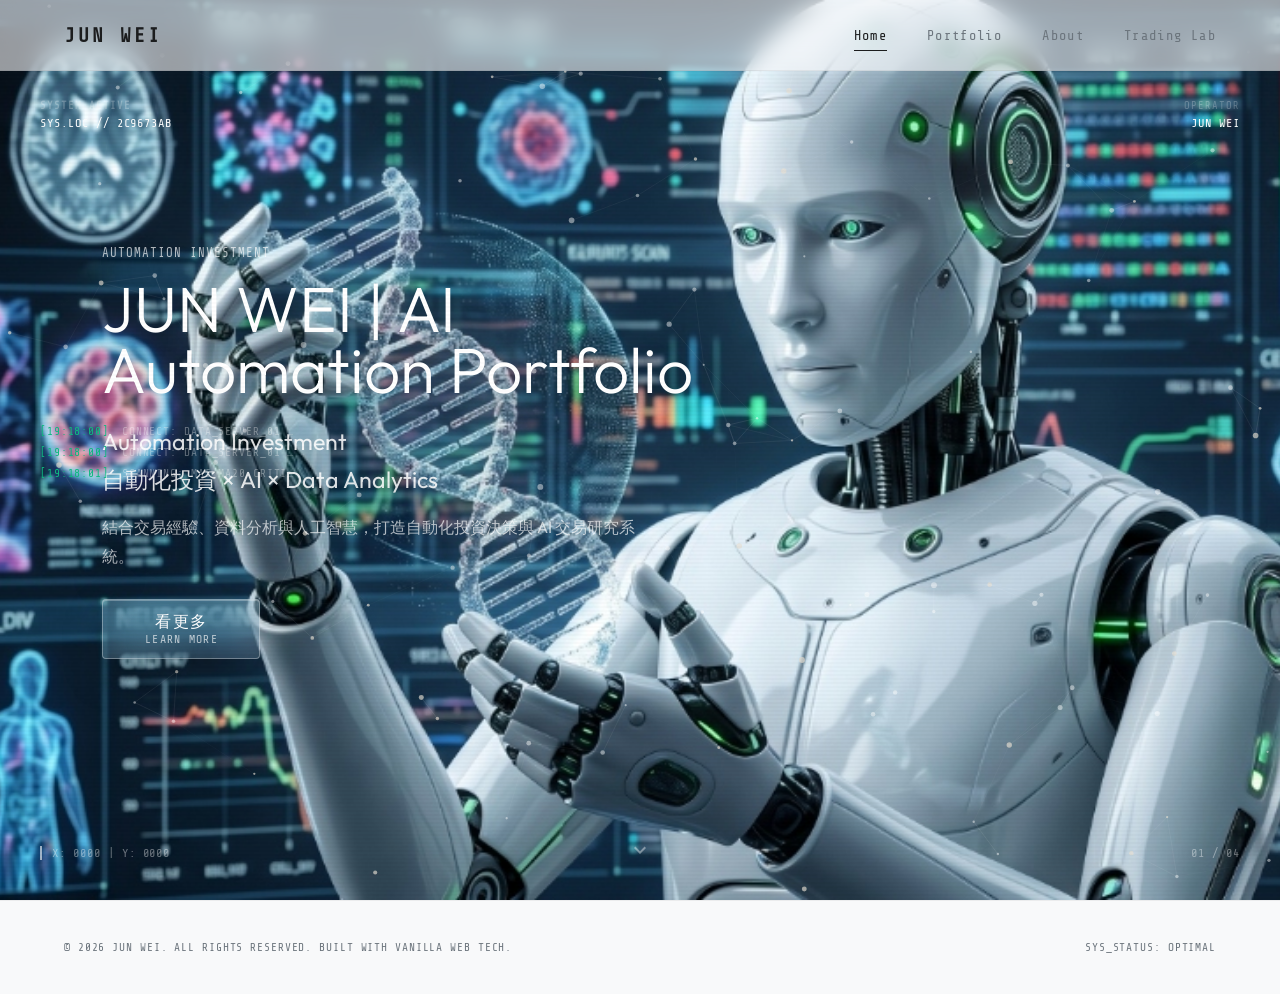
<file: index.html>
﻿<!DOCTYPE html>
<html lang="zh-TW">
<head>
    <meta charset="UTF-8">
    <meta name="viewport" content="width=device-width, initial-scale=1.0">
    <title>JUN WEI | AI Automation Portfolio</title>
    <meta name="description" content="JUN WEI AI Automation Portfolio，整合交易經驗、資料分析與人工智慧的自動化投資研究網站。">
    <link rel="preconnect" href="https://fonts.googleapis.com">
    <link rel="preconnect" href="https://fonts.gstatic.com" crossorigin>
    <link href="https://fonts.googleapis.com/css2?family=Outfit:wght@300;400;500;700&family=Share+Tech+Mono&display=swap" rel="stylesheet">
    <link rel="stylesheet" href="style.css">
</head>
<body class="page-fade" data-page="home">
    <div class="tech-grid"></div>
    <div class="scanlines"></div>

    <header class="navbar" id="navbar">
        <div class="navbar-container">
            <a href="index.html" class="nav-logo" id="nav-logo">JUN WEI</a>
            <button class="mobile-toggle" id="mobile-toggle" aria-label="Toggle Navigation">
                <span class="bar"></span>
                <span class="bar"></span>
                <span class="bar"></span>
            </button>
            <nav class="nav-menu" id="nav-menu">
                <a href="index.html" class="nav-link active" data-page="home" id="link-home">Home</a>
                <a href="portfolio.html" class="nav-link " data-page="portfolio" id="link-portfolio">Portfolio</a>
                <a href="about.html" class="nav-link " data-page="about" id="link-about">About</a>
                <a href="trading.html" class="nav-link " data-page="trading" id="link-trading-lab">Trading Lab</a>
            </nav>
        </div>
    </header>
    <main class="site-main">
<section id="home" class="hero-section">
            <!-- Canvas for flowing particle network animations -->
            <canvas id="particles-canvas" class="hero-canvas"></canvas>
            
            <!-- Fallback Hero Background Image container (loaded dynamically or via CSS) -->
            <div class="hero-bg" id="hero-bg"></div>
            
            <!-- HUD Graphic Elements & Animations -->
            <div class="hud-container">
                <div class="hero-copy">
                    <span class="hero-kicker font-tech">Automation Investment</span>
                    <h1>JUN WEI | AI Automation Portfolio</h1>
                    <p class="hero-subtitle">Automation Investment<br>自動化投資 × AI × Data Analytics</p>
                    <p class="hero-description">結合交易經驗、資料分析與人工智慧，打造自動化投資決策與 AI 交易研究系統。</p>
                    <a href="portfolio.html" class="hero-learn-more font-tech">看更多<br><span>Learn More</span></a>
                </div>
                <div class="hud-top-left font-tech">
                    <span class="hud-tag font-bold">SYSTEM ACTIVE</span>
                    <span class="hud-value blink-slow">SYS.LOC // 2c9673ab</span>
                </div>
                
                <div class="hud-top-right font-tech">
                    <span class="hud-tag">OPERATOR</span>
                    <span class="hud-value">JUN WEI</span>
                </div>

                <!-- AI Information Stream / Live Data Flow HUD -->
                <div class="hud-stream font-tech" id="hud-stream">
                    <!-- Loaded dynamically via JS -->
                </div>

                <div class="hud-bottom-left font-tech">
                    <div class="coordinate-display">
                        X: <span id="mouse-x">0000</span> | Y: <span id="mouse-y">0000</span>
                    </div>
                </div>
                
                <div class="hud-bottom-right font-tech">
                    <span class="hud-page-number">01 / 04</span>
                </div>
                
                <!-- Down Arrow Scroll Indicator -->
                <a href="portfolio.html" class="scroll-indicator" aria-label="Open Portfolio">
                    <svg viewBox="0 0 24 24" class="scroll-arrow">
                        <path d="M7.41 8.59L12 13.17l4.59-4.58L18 10l-6 6-6-6 1.41-1.41z"/>
                    </svg>
                </a>
            </div>
        </section>
    </main>

    <footer class="footer font-tech">
        <div class="container footer-container">
            <p>&copy; 2026 JUN WEI. All Rights Reserved. Built with Vanilla Web Tech.</p>
            <p class="footer-status">SYS_STATUS: OPTIMAL</p>
        </div>
    </footer>

    <script src="script.js"></script>
</body>
</html>
</file>
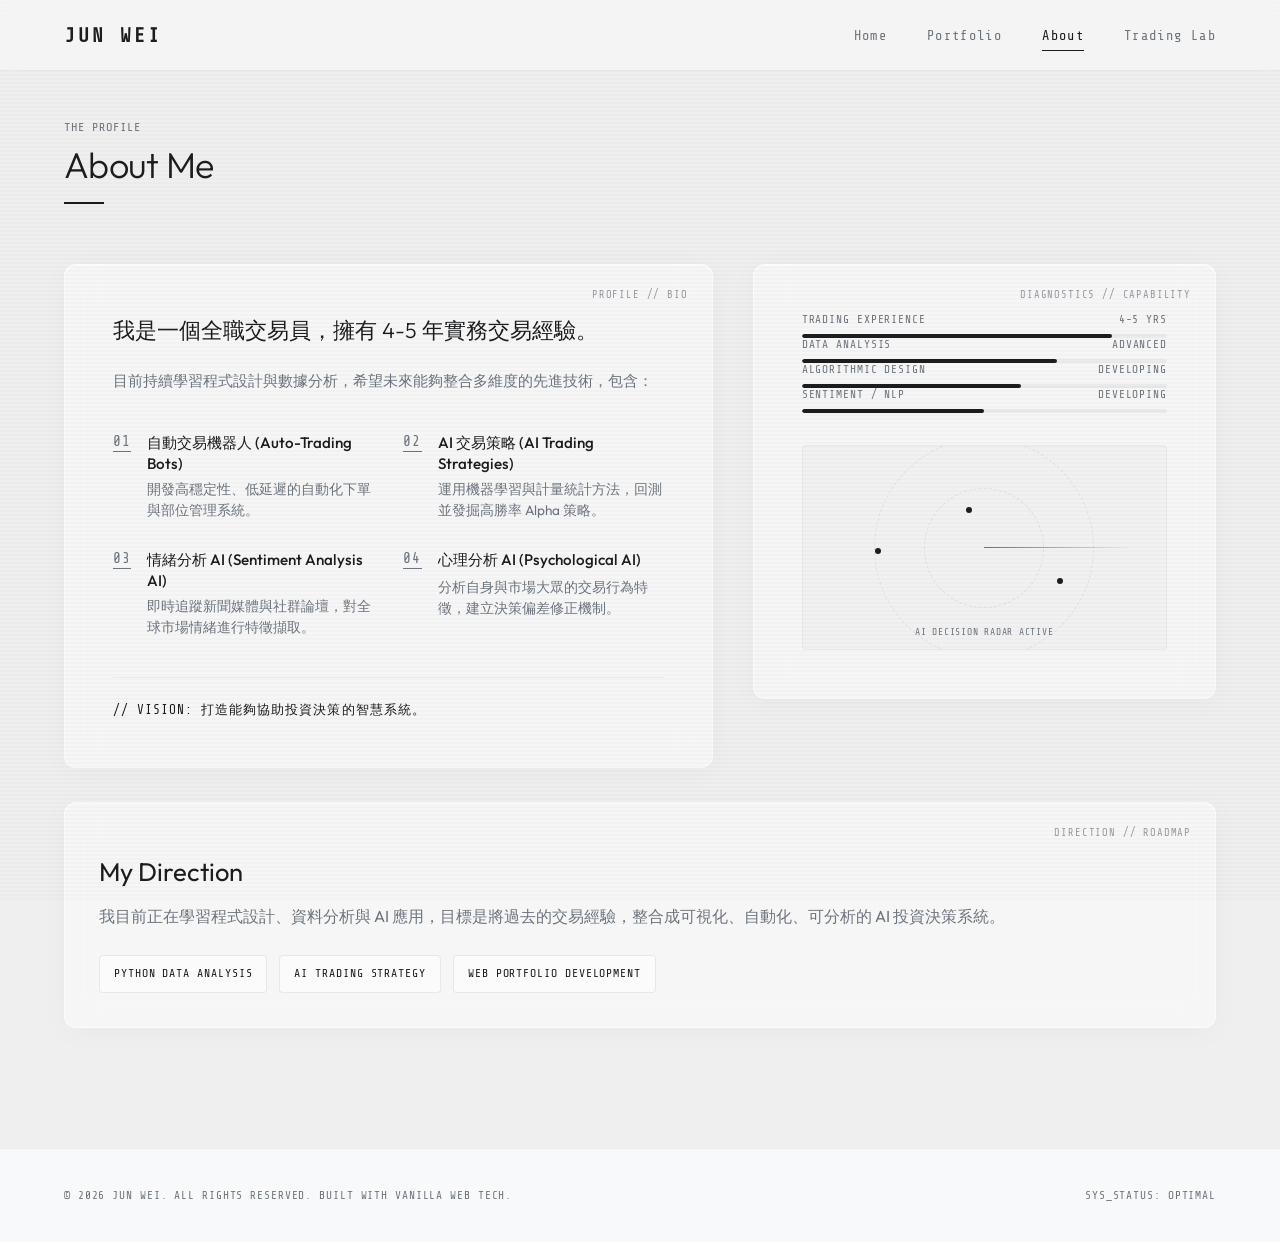
<file: about.html>
﻿<!DOCTYPE html>
<html lang="zh-TW">
<head>
    <meta charset="UTF-8">
    <meta name="viewport" content="width=device-width, initial-scale=1.0">
    <title>About | JUN WEI</title>
    <meta name="description" content="JUN WEI AI Automation Portfolio，整合交易經驗、資料分析與人工智慧的自動化投資研究網站。">
    <link rel="preconnect" href="https://fonts.googleapis.com">
    <link rel="preconnect" href="https://fonts.gstatic.com" crossorigin>
    <link href="https://fonts.googleapis.com/css2?family=Outfit:wght@300;400;500;700&family=Share+Tech+Mono&display=swap" rel="stylesheet">
    <link rel="stylesheet" href="style.css">
</head>
<body class="page-fade" data-page="about">
    <div class="tech-grid"></div>
    <div class="scanlines"></div>

    <header class="navbar" id="navbar">
        <div class="navbar-container">
            <a href="index.html" class="nav-logo" id="nav-logo">JUN WEI</a>
            <button class="mobile-toggle" id="mobile-toggle" aria-label="Toggle Navigation">
                <span class="bar"></span>
                <span class="bar"></span>
                <span class="bar"></span>
            </button>
            <nav class="nav-menu" id="nav-menu">
                <a href="index.html" class="nav-link " data-page="home" id="link-home">Home</a>
                <a href="portfolio.html" class="nav-link " data-page="portfolio" id="link-portfolio">Portfolio</a>
                <a href="about.html" class="nav-link active" data-page="about" id="link-about">About</a>
                <a href="trading.html" class="nav-link " data-page="trading" id="link-trading-lab">Trading Lab</a>
            </nav>
        </div>
    </header>
    <main class="site-main">
<section id="about" class="about-section section-padding reveal">
            <div class="container">
                <div class="section-header">
                    <span class="section-subtitle font-tech">THE PROFILE</span>
                    <h2 class="section-title">About Me</h2>
                    <div class="title-bar"></div>
                </div>
                
                <div class="about-grid">
                    <!-- Glassmorphism Bio Card -->
                    <div class="about-card glass-panel">
                        <div class="card-badge font-tech">PROFILE // BIO</div>
                        <div class="about-bio-text">
                            <p class="lead-text">我是一個全職交易員，擁有 4-5 年實務交易經驗。</p>
                            <p>目前持續學習程式設計與數據分析，希望未來能夠整合多維度的先進技術，包含：</p>
                        </div>
                        
                        <!-- Core Tech Objectives List -->
                        <div class="objectives-list">
                            <div class="objective-item">
                                <div class="objective-num font-tech">01</div>
                                <div class="objective-content">
                                    <h4 class="objective-title">自動交易機器人 (Auto-Trading Bots)</h4>
                                    <p class="objective-desc">開發高穩定性、低延遲的自動化下單與部位管理系統。</p>
                                </div>
                            </div>
                            
                            <div class="objective-item">
                                <div class="objective-num font-tech">02</div>
                                <div class="objective-content">
                                    <h4 class="objective-title">AI 交易策略 (AI Trading Strategies)</h4>
                                    <p class="objective-desc">運用機器學習與計量統計方法，回測並發掘高勝率 Alpha 策略。</p>
                                </div>
                            </div>
                            
                            <div class="objective-item">
                                <div class="objective-num font-tech">03</div>
                                <div class="objective-content">
                                    <h4 class="objective-title">情緒分析 AI (Sentiment Analysis AI)</h4>
                                    <p class="objective-desc">即時追蹤新聞媒體與社群論壇，對全球市場情緒進行特徵擷取。</p>
                                </div>
                            </div>
                            
                            <div class="objective-item">
                                <div class="objective-num font-tech">04</div>
                                <div class="objective-content">
                                    <h4 class="objective-title">心理分析 AI (Psychological AI)</h4>
                                    <p class="objective-desc">分析自身與市場大眾的交易行為特徵，建立決策偏差修正機制。</p>
                                </div>
                            </div>
                        </div>

                        <div class="about-summary font-tech">
                            <span>// VISION: 打造能夠協助投資決策的智慧系統。</span>
                        </div>
                    </div>

                    <!-- Tech HUD Stat Display -->
                    <div class="about-stats-panel glass-panel">
                        <div class="card-badge font-tech">DIAGNOSTICS // CAPABILITY</div>
                        <div class="stat-bars">
                            <div class="stat-bar-group">
                                <div class="stat-label font-tech">
                                    <span>TRADING EXPERIENCE</span>
                                    <span>4-5 YRS</span>
                                </div>
                                <div class="progress-track">
                                    <div class="progress-bar" style="width: 85%"></div>
                                </div>
                            </div>
                            <div class="stat-bar-group">
                                <div class="stat-label font-tech">
                                    <span>DATA ANALYSIS</span>
                                    <span>ADVANCED</span>
                                </div>
                                <div class="progress-track">
                                    <div class="progress-bar" style="width: 70%"></div>
                                </div>
                            </div>
                            <div class="stat-bar-group">
                                <div class="stat-label font-tech">
                                    <span>ALGORITHMIC DESIGN</span>
                                    <span>DEVELOPING</span>
                                </div>
                                <div class="progress-track">
                                    <div class="progress-bar" style="width: 60%"></div>
                                </div>
                            </div>
                            <div class="stat-bar-group">
                                <div class="stat-label font-tech">
                                    <span>SENTIMENT / NLP</span>
                                    <span>DEVELOPING</span>
                                </div>
                                <div class="progress-track">
                                    <div class="progress-bar" style="width: 50%"></div>
                                </div>
                            </div>
                        </div>

                        <!-- Mini grid graphic -->
                        <div class="hud-radar-visual">
                            <div class="radar-circle circle-1"></div>
                            <div class="radar-circle circle-2"></div>
                            <div class="radar-line"></div>
                            <div class="radar-signal-dots">
                                <span class="radar-dot" style="top: 30%; left: 45%;"></span>
                                <span class="radar-dot" style="top: 65%; left: 70%;"></span>
                                <span class="radar-dot" style="top: 50%; left: 20%;"></span>
                            </div>
                            <span class="radar-label font-tech">AI DECISION RADAR ACTIVE</span>
                        </div>
                    </div>
                </div>
            
                <div class="direction-panel glass-panel reveal">
                    <div class="card-badge font-tech">DIRECTION // ROADMAP</div>
                    <h3>My Direction</h3>
                    <p>我目前正在學習程式設計、資料分析與 AI 應用，目標是將過去的交易經驗，整合成可視化、自動化、可分析的 AI 投資決策系統。</p>
                    <div class="capability-list">
                        <span class="capability-pill font-tech">Python Data Analysis</span>
                        <span class="capability-pill font-tech">AI Trading Strategy</span>
                        <span class="capability-pill font-tech">Web Portfolio Development</span>
                    </div>
                </div></div>
        </section>
    </main>

    <footer class="footer font-tech">
        <div class="container footer-container">
            <p>&copy; 2026 JUN WEI. All Rights Reserved. Built with Vanilla Web Tech.</p>
            <p class="footer-status">SYS_STATUS: OPTIMAL</p>
        </div>
    </footer>

    <script src="script.js"></script>
</body>
</html>
</file>
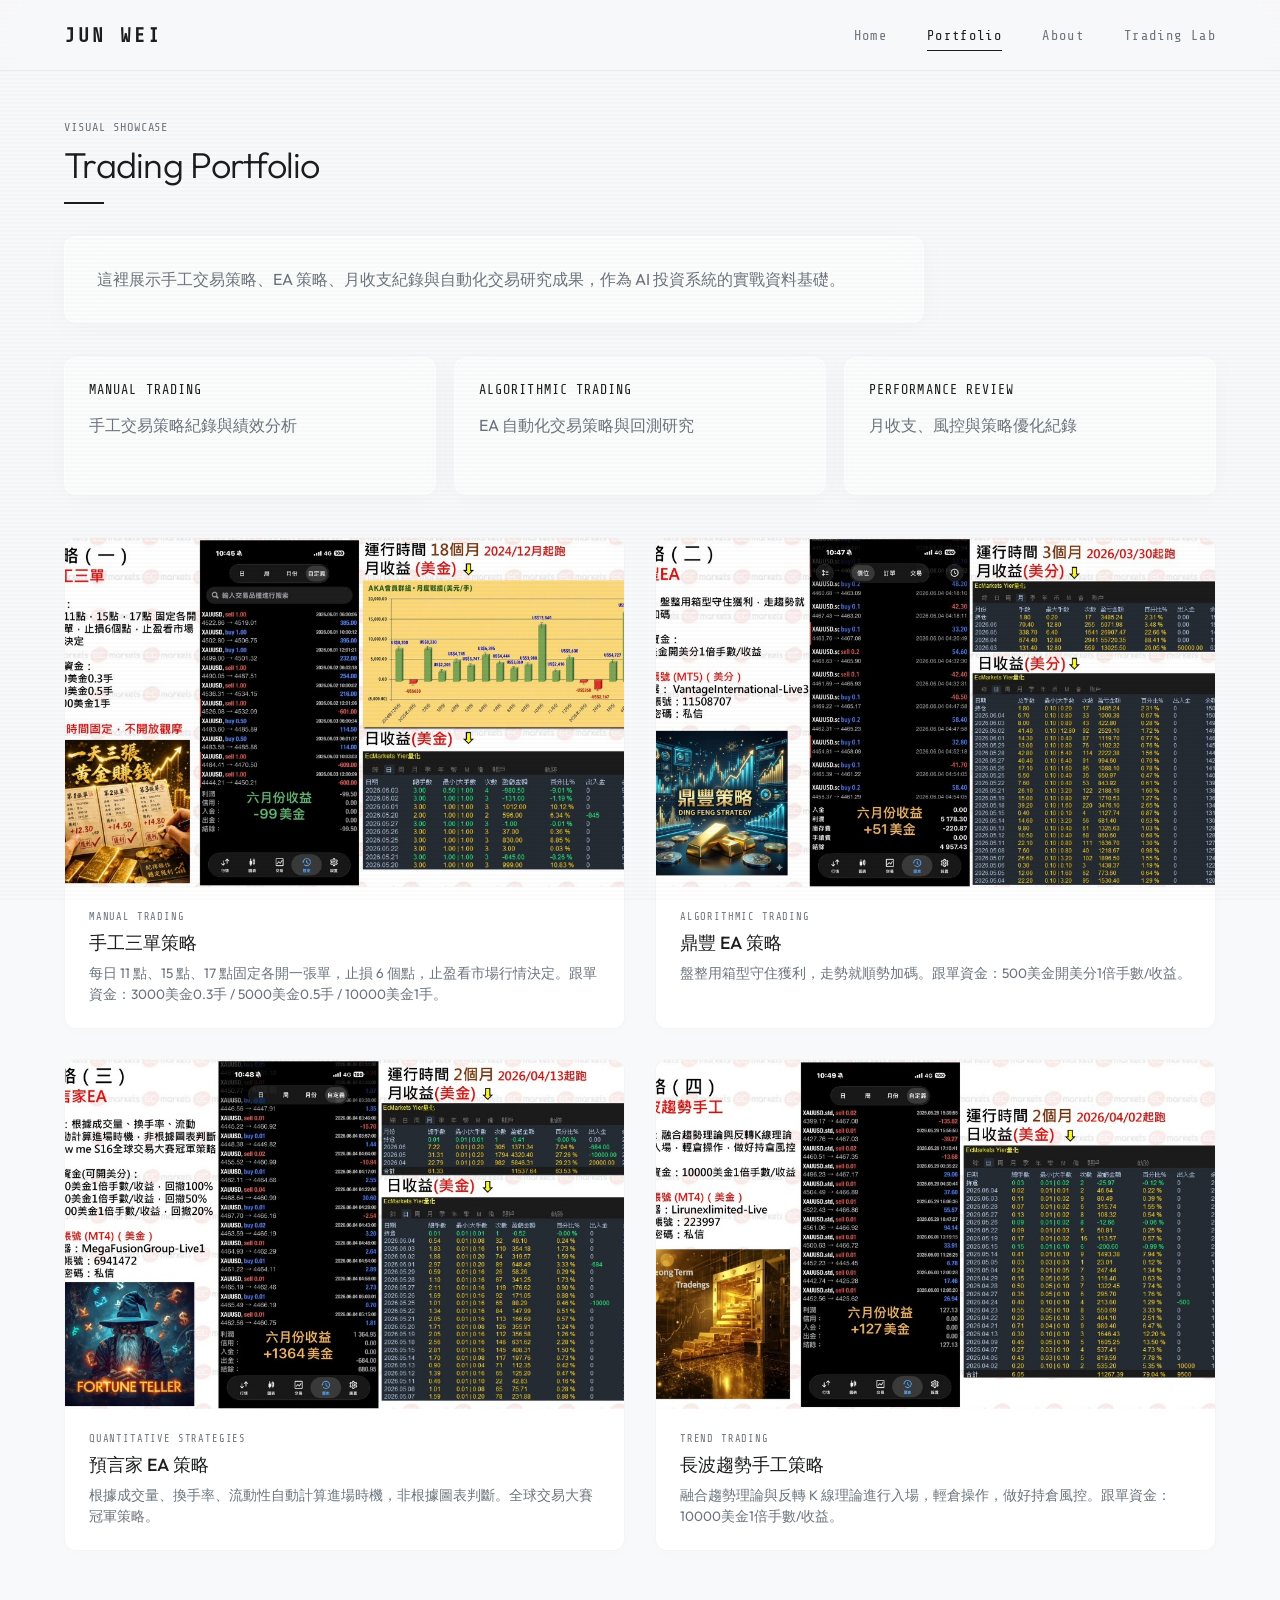
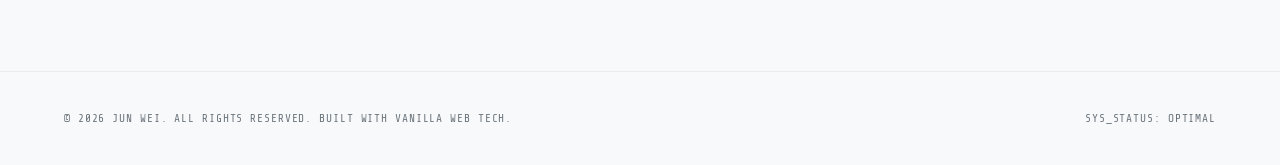
<file: portfolio.html>
﻿<!DOCTYPE html>
<html lang="zh-TW">
<head>
    <meta charset="UTF-8">
    <meta name="viewport" content="width=device-width, initial-scale=1.0">
    <title>Trading Portfolio | JUN WEI</title>
    <meta name="description" content="JUN WEI AI Automation Portfolio，整合交易經驗、資料分析與人工智慧的自動化投資研究網站。">
    <link rel="preconnect" href="https://fonts.googleapis.com">
    <link rel="preconnect" href="https://fonts.gstatic.com" crossorigin>
    <link href="https://fonts.googleapis.com/css2?family=Outfit:wght@300;400;500;700&family=Share+Tech+Mono&display=swap" rel="stylesheet">
    <link rel="stylesheet" href="style.css">
</head>
<body class="page-fade" data-page="portfolio">
    <div class="tech-grid"></div>
    <div class="scanlines"></div>

    <header class="navbar" id="navbar">
        <div class="navbar-container">
            <a href="index.html" class="nav-logo" id="nav-logo">JUN WEI</a>
            <button class="mobile-toggle" id="mobile-toggle" aria-label="Toggle Navigation">
                <span class="bar"></span>
                <span class="bar"></span>
                <span class="bar"></span>
            </button>
            <nav class="nav-menu" id="nav-menu">
                <a href="index.html" class="nav-link " data-page="home" id="link-home">Home</a>
                <a href="portfolio.html" class="nav-link active" data-page="portfolio" id="link-portfolio">Portfolio</a>
                <a href="about.html" class="nav-link " data-page="about" id="link-about">About</a>
                <a href="trading.html" class="nav-link " data-page="trading" id="link-trading-lab">Trading Lab</a>
            </nav>
        </div>
    </header>
    <main class="site-main">
<section id="portfolio" class="portfolio-section section-padding reveal">
            <div class="container">
                <div class="section-header">
                    <span class="section-subtitle font-tech">VISUAL SHOWCASE</span>
                    <h2 class="section-title">Trading Portfolio</h2>
                    <div class="title-bar"></div>
                </div>

                <div class="page-intro glass-panel">
                    <p>這裡展示手工交易策略、EA 策略、月收支紀錄與自動化交易研究成果，作為 AI 投資系統的實戰資料基礎。</p>
                </div>

                <div class="feature-tag-grid portfolio-tags">
                    <div class="feature-tag-card glass-panel">
                        <span class="feature-tag-title font-tech">Manual Trading</span>
                        <p>手工交易策略紀錄與績效分析</p>
                    </div>
                    <div class="feature-tag-card glass-panel">
                        <span class="feature-tag-title font-tech">Algorithmic Trading</span>
                        <p>EA 自動化交易策略與回測研究</p>
                    </div>
                    <div class="feature-tag-card glass-panel">
                        <span class="feature-tag-title font-tech">Performance Review</span>
                        <p>月收支、風控與策略優化紀錄</p>
                    </div>
                </div>
                
                <!-- Portfolio Card Grid (5 Cards on Desktop, 1 Column on Mobile) -->
                <div class="portfolio-grid" id="portfolio-grid">
                    <!-- Card 1 -->
                    <div class="portfolio-card" data-index="0" data-src="assets/02.jpg">
                        <div class="card-image-wrapper">
                            <img src="assets/02.jpg" alt="手工三單策略" class="portfolio-img" loading="lazy">
                            <div class="card-overlay">
                                <span class="card-view-btn font-tech">VIEW STRATEGY</span>
                            </div>
                        </div>
                        <div class="card-info">
                            <span class="card-category font-tech">MANUAL TRADING</span>
                            <h3 class="card-title">手工三單策略</h3>
                            <p class="card-desc">每日 11 點、15 點、17 點固定各開一張單，止損 6 個點，止盈看市場行情決定。跟單資金：3000美金0.3手 / 5000美金0.5手 / 10000美金1手。</p>
                        </div>
                    </div>

                    <!-- Card 2 -->
                    <div class="portfolio-card" data-index="1" data-src="assets/03.jpg">
                        <div class="card-image-wrapper">
                            <img src="assets/03.jpg" alt="鼎豐 EA 策略" class="portfolio-img" loading="lazy">
                            <div class="card-overlay">
                                <span class="card-view-btn font-tech">VIEW STRATEGY</span>
                            </div>
                        </div>
                        <div class="card-info">
                            <span class="card-category font-tech">ALGORITHMIC TRADING</span>
                            <h3 class="card-title">鼎豐 EA 策略</h3>
                            <p class="card-desc">盤整用箱型守住獲利，走勢就順勢加碼。跟單資金：500美金開美分1倍手數/收益。</p>
                        </div>
                    </div>

                    <!-- Card 3 -->
                    <div class="portfolio-card" data-index="2" data-src="assets/04.jpg">
                        <div class="card-image-wrapper">
                            <img src="assets/04.jpg" alt="預言家 EA 策略" class="portfolio-img" loading="lazy">
                            <div class="card-overlay">
                                <span class="card-view-btn font-tech">VIEW STRATEGY</span>
                            </div>
                        </div>
                        <div class="card-info">
                            <span class="card-category font-tech">QUANTITATIVE STRATEGIES</span>
                            <h3 class="card-title">預言家 EA 策略</h3>
                            <p class="card-desc">根據成交量、換手率、流動性自動計算進場時機，非根據圖表判斷。全球交易大賽冠軍策略。</p>
                        </div>
                    </div>

                    <!-- Card 4 -->
                    <div class="portfolio-card" data-index="3" data-src="assets/05.jpg">
                        <div class="card-image-wrapper">
                            <img src="assets/05.jpg" alt="長波趨勢手工策略" class="portfolio-img" loading="lazy">
                            <div class="card-overlay">
                                <span class="card-view-btn font-tech">VIEW STRATEGY</span>
                            </div>
                        </div>
                        <div class="card-info">
                            <span class="card-category font-tech">TREND TRADING</span>
                            <h3 class="card-title">長波趨勢手工策略</h3>
                            <p class="card-desc">融合趨勢理論與反轉 K 線理論進行入場，輕倉操作，做好持倉風控。跟單資金：10000美金1倍手數/收益。</p>
                        </div>
                    </div>
                </div>
            </div>
        </section>
    </main>

    <footer class="footer font-tech">
        <div class="container footer-container">
            <p>&copy; 2026 JUN WEI. All Rights Reserved. Built with Vanilla Web Tech.</p>
            <p class="footer-status">SYS_STATUS: OPTIMAL</p>
        </div>
    </footer>
    <div id="lightbox" class="lightbox-modal" aria-hidden="true" role="dialog">
        <button class="lightbox-close" id="lightbox-close" aria-label="Close Lightbox">
            <svg viewBox="0 0 24 24" width="28" height="28">
                <path d="M19 6.41L17.59 5 12 10.59 6.41 5 5 6.41 10.59 12 5 17.59 6.41 19 12 13.41 17.59 19 19 17.59 13.41 12 19 6.41z" fill="white"/>
            </svg>
        </button>
        <div class="lightbox-content">
            <div id="lightbox-img-container"></div>
            <div class="lightbox-caption font-tech" id="lightbox-caption">Project Details</div>
        </div>
    </div>

    <script src="script.js"></script>
</body>
</html>
</file>
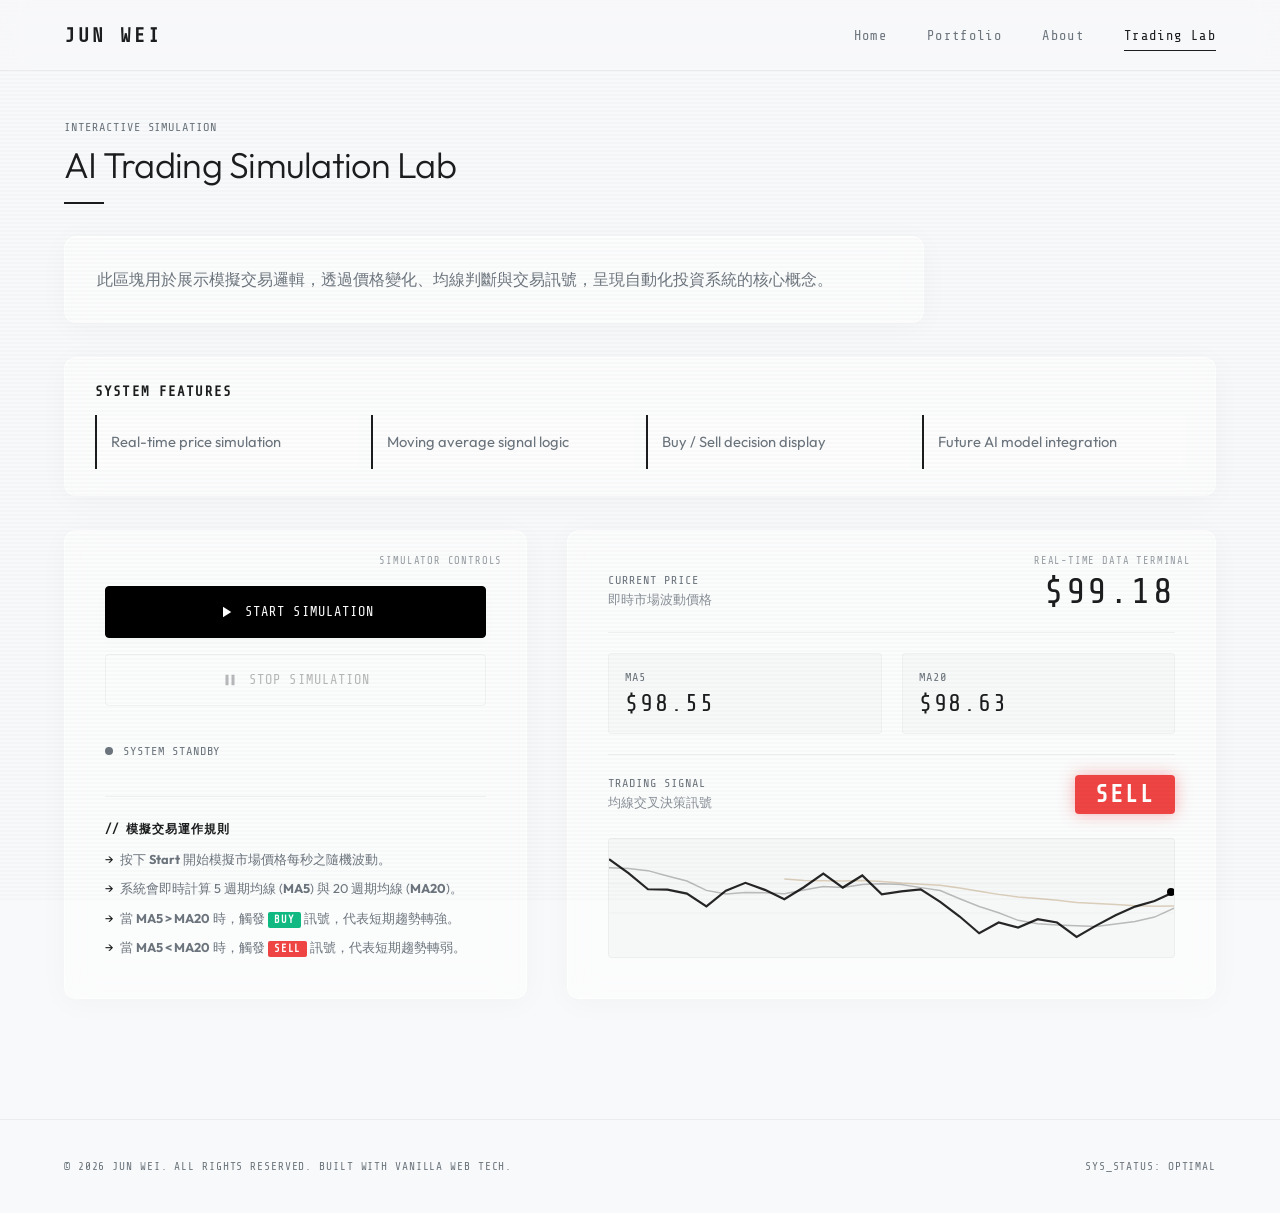
<file: trading.html>
﻿<!DOCTYPE html>
<html lang="zh-TW">
<head>
    <meta charset="UTF-8">
    <meta name="viewport" content="width=device-width, initial-scale=1.0">
    <title>Trading Lab | JUN WEI</title>
    <meta name="description" content="JUN WEI AI Automation Portfolio，整合交易經驗、資料分析與人工智慧的自動化投資研究網站。">
    <link rel="preconnect" href="https://fonts.googleapis.com">
    <link rel="preconnect" href="https://fonts.gstatic.com" crossorigin>
    <link href="https://fonts.googleapis.com/css2?family=Outfit:wght@300;400;500;700&family=Share+Tech+Mono&display=swap" rel="stylesheet">
    <link rel="stylesheet" href="style.css">
</head>
<body class="page-fade" data-page="trading">
    <div class="tech-grid"></div>
    <div class="scanlines"></div>

    <header class="navbar" id="navbar">
        <div class="navbar-container">
            <a href="index.html" class="nav-logo" id="nav-logo">JUN WEI</a>
            <button class="mobile-toggle" id="mobile-toggle" aria-label="Toggle Navigation">
                <span class="bar"></span>
                <span class="bar"></span>
                <span class="bar"></span>
            </button>
            <nav class="nav-menu" id="nav-menu">
                <a href="index.html" class="nav-link " data-page="home" id="link-home">Home</a>
                <a href="portfolio.html" class="nav-link " data-page="portfolio" id="link-portfolio">Portfolio</a>
                <a href="about.html" class="nav-link " data-page="about" id="link-about">About</a>
                <a href="trading.html" class="nav-link active" data-page="trading" id="link-trading-lab">Trading Lab</a>
            </nav>
        </div>
    </header>
    <main class="site-main">
<section id="trading-lab" class="trading-section section-padding reveal">
            <div class="container">
                <div class="section-header">
                    <span class="section-subtitle font-tech">INTERACTIVE SIMULATION</span>
                    <h2 class="section-title">AI Trading Simulation Lab</h2>
                    <div class="title-bar"></div>
                </div>

                <div class="page-intro glass-panel">
                    <p>此區塊用於展示模擬交易邏輯，透過價格變化、均線判斷與交易訊號，呈現自動化投資系統的核心概念。</p>
                </div>

                <div class="system-features glass-panel">
                    <h3 class="font-tech">System Features</h3>
                    <ul>
                        <li>Real-time price simulation</li>
                        <li>Moving average signal logic</li>
                        <li>Buy / Sell decision display</li>
                        <li>Future AI model integration</li>
                    </ul>
                </div>
                
                <div class="trading-grid">
                    <!-- Simulation Controller -->
                    <div class="trading-ctrl-panel glass-panel">
                        <div class="card-badge font-tech">SIMULATOR CONTROLS</div>
                        
                        <div class="ctrl-buttons">
                            <button id="btn-start" class="btn btn-primary font-tech">
                                <svg viewBox="0 0 24 24" width="18" height="18" fill="currentColor">
                                    <path d="M8 5v14l11-7z"/>
                                </svg>
                                Start Simulation
                            </button>
                            <button id="btn-stop" class="btn btn-secondary font-tech" disabled>
                                <svg viewBox="0 0 24 24" width="18" height="18" fill="currentColor">
                                    <path d="M6 19h4V5H6v14zm8-14v14h4V5h-4z"/>
                                </svg>
                                Stop Simulation
                            </button>
                        </div>

                        <div class="system-status-indicator font-tech">
                            <span class="indicator-dot" id="status-dot"></span>
                            <span id="status-text">SYSTEM STANDBY</span>
                        </div>

                        <div class="trading-instructions">
                            <h4 class="font-tech">// 模擬交易運作規則</h4>
                            <ul>
                                <li>按下 <strong>Start</strong> 開始模擬市場價格每秒之隨機波動。</li>
                                <li>系統會即時計算 5 週期均線 (<strong>MA5</strong>) 與 20 週期均線 (<strong>MA20</strong>)。</li>
                                <li>當 <strong>MA5 > MA20</strong> 時，觸發 <span class="signal-tag buy-tag font-tech">BUY</span> 訊號，代表短期趨勢轉強。</li>
                                <li>當 <strong>MA5 < MA20</strong> 時，觸發 <span class="signal-tag sell-tag font-tech">SELL</span> 訊號，代表短期趨勢轉弱。</li>
                            </ul>
                        </div>
                    </div>

                    <!-- Trading Terminal Metrics -->
                    <div class="trading-terminal glass-panel">
                        <div class="card-badge font-tech">REAL-TIME DATA TERMINAL</div>
                        
                        <div class="terminal-content">
                            <!-- Metric 1: Current Price -->
                            <div class="metric-row">
                                <div class="metric-info">
                                    <span class="metric-label font-tech">CURRENT PRICE</span>
                                    <span class="metric-sublabel">即時市場波動價格</span>
                                </div>
                                <div class="metric-value font-tech" id="val-price">$100.00</div>
                            </div>
                            
                            <div class="metric-divider"></div>

                            <!-- MA Details Group -->
                            <div class="ma-metrics-grid">
                                <!-- Metric 2: MA5 -->
                                <div class="metric-card">
                                    <span class="metric-label font-tech">MA5</span>
                                    <span class="metric-value font-tech value-small" id="val-ma5">--</span>
                                </div>

                                <!-- Metric 3: MA20 -->
                                <div class="metric-card">
                                    <span class="metric-label font-tech">MA20</span>
                                    <span class="metric-value font-tech value-small" id="val-ma20">--</span>
                                </div>
                            </div>
                            
                            <div class="metric-divider"></div>

                            <!-- Metric 4: Trading Signal -->
                            <div class="metric-row signal-row">
                                <div class="metric-info">
                                    <span class="metric-label font-tech">TRADING SIGNAL</span>
                                    <span class="metric-sublabel">均線交叉決策訊號</span>
                                </div>
                                <div class="metric-value font-tech signal-display" id="val-signal">WAIT</div>
                            </div>
                        </div>

                        <!-- Real-time dynamic chart preview (Canvas) -->
                        <div class="mini-chart-container">
                            <canvas id="trading-chart"></canvas>
                        </div>
                    </div>
                </div>
            </div>
        </section>
    </main>

    <footer class="footer font-tech">
        <div class="container footer-container">
            <p>&copy; 2026 JUN WEI. All Rights Reserved. Built with Vanilla Web Tech.</p>
            <p class="footer-status">SYS_STATUS: OPTIMAL</p>
        </div>
    </footer>

    <script src="script.js"></script>
</body>
</html>
</file>
<file: style.css>
/* ==========================================================================
   STYLE SYSTEM DEFINITIONS (JUN WEI PORTFOLIO)
   ========================================================================== */

:root {
    /* Color Palette */
    --color-bg-base: #F8F9FA;         /* Clean, soft light grey / off-white */
    --color-bg-alt: #EFEFEF;          /* Subtle grey for section offsets */
    --color-beige-glow: #F2EFE9;      /* Smooth warm beige for glow effects */
    --color-text-main: #1C1D1E;       /* Deep charcoal for excellent contrast */
    --color-text-muted: #6C757D;     /* Cool grey for metadata / HUD labels */
    
    /* Accents & States */
    --color-border-glass: rgba(255, 255, 255, 0.6);
    --color-bg-glass: rgba(255, 255, 255, 0.45);
    --color-bg-glass-hover: rgba(255, 255, 255, 0.7);
    --color-accent-tech: #000000;
    --color-signal-buy: #10B981;      /* Bright tech green */
    --color-signal-sell: #EF4444;     /* Bright tech red */
    
    /* Typography */
    --font-primary: 'Outfit', -apple-system, BlinkMacSystemFont, "Segoe UI", Roboto, sans-serif;
    --font-mono: 'Share Tech Mono', monospace;

    /* Spacing & Transitions */
    --transition-smooth: all 0.4s cubic-bezier(0.16, 1, 0.3, 1);
    --transition-fast: all 0.2s cubic-bezier(0.4, 0, 0.2, 1);
    --border-radius-sm: 4px;
    --border-radius-md: 12px;
    --border-radius-lg: 24px;
}

/* ==========================================================================
   GLOBAL RESET & BASICS
   ========================================================================== */

* {
    box-sizing: border-box;
    margin: 0;
    padding: 0;
}

html {
    scroll-behavior: smooth;
    font-size: 16px;
    background-color: var(--color-bg-base);
    color: var(--color-text-main);
    font-family: var(--font-primary);
    -webkit-font-smoothing: antialiased;
}

body {
    overflow-x: hidden;
    min-height: 100vh;
}

a {
    color: inherit;
    text-decoration: none;
}

button {
    font-family: inherit;
    background: none;
    border: none;
    cursor: pointer;
}

/* Helper Typographies */
.font-tech {
    font-family: var(--font-mono);
    letter-spacing: 0.08em;
    text-transform: uppercase;
}

.font-bold {
    font-weight: 700;
}

.container {
    width: 100%;
    max-width: 1200px;
    margin: 0 auto;
    padding: 0 24px;
}

.section-padding {
    padding: 120px 0;
}

/* ==========================================================================
   TECH DECORATIONS (BACKGROUND & SCANLINES)
   ========================================================================== */

/* Subtle grid overlay to represent data systems */
.tech-grid {
    position: fixed;
    top: 0;
    left: 0;
    width: 100vw;
    height: 100vh;
    background-image: 
        linear-gradient(rgba(0, 0, 0, 0.02) 1px, transparent 1px),
        linear-gradient(90deg, rgba(0, 0, 0, 0.02) 1px, transparent 1px);
    background-size: 40px 40px;
    pointer-events: none;
    z-index: 1;
}

/* Static scanlines for visual screen filter effect */
.scanlines {
    position: fixed;
    top: 0;
    left: 0;
    width: 100vw;
    height: 100vh;
    background: linear-gradient(
        rgba(18, 16, 16, 0) 50%, 
        rgba(0, 0, 0, 0.015) 50%
    );
    background-size: 100% 4px;
    pointer-events: none;
    z-index: 999;
}

/* ==========================================================================
   GLASSMORPHISM BASE CLASS
   ========================================================================== */

.glass-panel {
    background: var(--color-bg-glass);
    backdrop-filter: blur(16px) saturate(120%);
    -webkit-backdrop-filter: blur(16px) saturate(120%);
    border: 1px solid var(--color-border-glass);
    border-radius: var(--border-radius-md);
    box-shadow: 
        0 4px 30px rgba(0, 0, 0, 0.03), 
        inset 0 1px 0 rgba(255, 255, 255, 0.6);
    transition: var(--transition-smooth);
}

.glass-panel:hover {
    background: var(--color-bg-glass-hover);
    box-shadow: 
        0 12px 40px rgba(0, 0, 0, 0.05),
        inset 0 1px 0 rgba(255, 255, 255, 0.8);
}

/* ==========================================================================
   NAVIGATION BAR (NAVBAR)
   ========================================================================== */

.navbar {
    position: fixed;
    top: 0;
    left: 0;
    width: 100%;
    z-index: 1000;
    background: rgba(248, 249, 250, 0.6);
    backdrop-filter: blur(12px);
    -webkit-backdrop-filter: blur(12px);
    border-bottom: 1px solid rgba(0, 0, 0, 0.05);
    transition: var(--transition-smooth);
}

.navbar.scrolled {
    background: rgba(248, 249, 250, 0.85);
    box-shadow: 0 4px 20px rgba(0, 0, 0, 0.02);
    padding: 10px 0;
}

.navbar-container {
    display: flex;
    justify-content: space-between;
    align-items: center;
    height: 70px;
    max-width: 1200px;
    margin: 0 auto;
    padding: 0 24px;
}

.nav-logo {
    font-family: var(--font-mono);
    font-size: 1.25rem;
    font-weight: 700;
    letter-spacing: 0.15em;
    color: var(--color-text-main);
    position: relative;
    padding: 5px 0;
    transition: var(--transition-fast);
}

.nav-menu {
    display: flex;
    gap: 40px;
}

.nav-link {
    font-family: var(--font-mono);
    font-size: 0.85rem;
    font-weight: 400;
    letter-spacing: 0.1em;
    color: var(--color-text-muted);
    padding: 8px 0;
    position: relative;
    transition: var(--transition-fast);
}

.nav-link:hover, .nav-link.active {
    color: var(--color-text-main);
}

/* Hover dynamic slide indicator bar */
.nav-link::after {
    content: '';
    position: absolute;
    bottom: 0;
    left: 0;
    width: 0;
    height: 1px;
    background-color: var(--color-text-main);
    transition: var(--transition-fast);
}

.nav-link:hover::after, .nav-link.active::after {
    width: 100%;
}

/* Hamburger mobile button */
.mobile-toggle {
    display: none;
    flex-direction: column;
    justify-content: space-between;
    width: 24px;
    height: 16px;
    z-index: 1001;
}

.mobile-toggle .bar {
    width: 100%;
    height: 2px;
    background-color: var(--color-text-main);
    transition: var(--transition-smooth);
    transform-origin: left center;
}

/* ==========================================================================
   HOME / HERO SECTION
   ========================================================================== */

.hero-section {
    position: relative;
    width: 100vw;
    height: 100vh;
    display: flex;
    align-items: center;
    justify-content: center;
    overflow: hidden;
    background-color: #0d0e10; /* Dark baseline to anchor high contrast overlay */
}

/* Dynamic canvas layering */
.hero-canvas {
    position: absolute;
    top: 0;
    left: 0;
    width: 100%;
    height: 100%;
    z-index: 3;
    pointer-events: auto;
}

/* Base Fullscreen Image loaded via style or fallback */
.hero-bg {
    position: absolute;
    top: 0;
    left: 0;
    width: 100%;
    height: 100%;
    background-image: url('assets/01.jpg');
    background-size: cover;
    background-position: center;
    background-repeat: no-repeat;
    opacity: 1.0; /* Full visibility for the hero image */
    z-index: 2;
    transition: opacity 1s ease;
}

/* Default tech grid overlay for Hero */
.hero-section::before {
    content: '';
    position: absolute;
    width: 100%;
    height: 100%;
    background: radial-gradient(circle at center, transparent 40%, rgba(13, 14, 16, 0.3) 90%);
    z-index: 2;
    pointer-events: none;
}

/* HUD System Overlays */
.hud-container {
    position: absolute;
    width: 100%;
    height: 100%;
    top: 0;
    left: 0;
    padding: 40px;
    box-sizing: border-box;
    display: flex;
    flex-direction: column;
    justify-content: space-between;
    pointer-events: none;
    z-index: 4;
}

/* HUD Corner Tags */
.hud-top-left, .hud-top-right, .hud-bottom-left, .hud-bottom-right {
    position: absolute;
    font-size: 0.75rem;
    color: rgba(255, 255, 255, 0.4);
    display: flex;
    flex-direction: column;
    gap: 4px;
}

.hud-top-left { top: 100px; left: 40px; }
.hud-top-right { top: 100px; right: 40px; text-align: right; }
.hud-bottom-left { bottom: 40px; left: 40px; }
.hud-bottom-right { bottom: 40px; right: 40px; text-align: right; }

.hud-tag {
    color: rgba(255, 255, 255, 0.25);
    font-size: 0.65rem;
}

.hud-value {
    color: #FFFFFF;
}

/* Coordinates tracking text */
.coordinate-display {
    border-left: 2px solid var(--color-border-glass);
    padding-left: 10px;
    font-variant-numeric: tabular-nums;
}

/* Center HUD brand */
.hud-brand {
    align-self: center;
    margin: auto 0;
    text-align: center;
    pointer-events: auto;
}

.hud-brand-inner {
    border: 1px solid rgba(255, 255, 255, 0.1);
    background: rgba(0, 0, 0, 0.4);
    backdrop-filter: blur(10px);
    -webkit-backdrop-filter: blur(10px);
    padding: 30px 60px;
    border-radius: var(--border-radius-sm);
    box-shadow: 0 20px 50px rgba(0, 0, 0, 0.3);
    display: inline-block;
}

.hud-brand-name {
    font-family: var(--font-primary);
    font-size: 3rem;
    font-weight: 300;
    letter-spacing: 0.25em;
    color: #FFFFFF;
    display: block;
    margin-bottom: 15px;
}

.hud-brand-line {
    width: 60px;
    height: 1px;
    background-color: rgba(255, 255, 255, 0.3);
    margin: 0 auto 15px auto;
}

.hud-brand-sub {
    font-family: var(--font-mono);
    font-size: 0.8rem;
    letter-spacing: 0.4em;
    color: rgba(255, 255, 255, 0.5);
    display: block;
    margin-left: 0.4em; /* Align center offset */
}

/* Info Stream Floating Log on Left */
.hud-stream {
    position: absolute;
    left: 40px;
    top: 45%;
    transform: translateY(-50%);
    width: 260px;
    height: 150px;
    overflow: hidden;
    display: flex;
    flex-direction: column;
    justify-content: flex-end;
    gap: 8px;
    font-size: 0.7rem;
    color: rgba(255, 255, 255, 0.35);
    mask-image: linear-gradient(to top, #FFFFFF 60%, transparent 100%);
    -webkit-mask-image: linear-gradient(to top, #FFFFFF 60%, transparent 100%);
}

.stream-item {
    animation: slide-stream-up 0.5s ease-out forwards;
    white-space: nowrap;
    overflow: hidden;
    text-overflow: ellipsis;
}

.stream-item span {
    color: var(--color-signal-buy);
    margin-right: 6px;
}

/* Down arrow dynamic indicator */
.scroll-indicator {
    position: absolute;
    bottom: 30px;
    left: 50%;
    transform: translateX(-50%);
    pointer-events: auto;
    z-index: 5;
    display: flex;
    justify-content: center;
    align-items: center;
    width: 40px;
    height: 40px;
}

.scroll-arrow {
    width: 24px;
    height: 24px;
    fill: rgba(255, 255, 255, 0.4);
    animation: arrow-bounce 2s infinite;
    transition: var(--transition-fast);
}

.scroll-indicator:hover .scroll-arrow {
    fill: #FFFFFF;
}

/* ==========================================================================
   COMMON SECTION HEADERS
   ========================================================================== */

.section-header {
    margin-bottom: 60px;
}

.section-subtitle {
    font-size: 0.75rem;
    color: var(--color-text-muted);
    display: block;
    margin-bottom: 8px;
}

.section-title {
    font-size: 2.25rem;
    font-weight: 300;
    letter-spacing: -0.02em;
    color: var(--color-text-main);
    display: inline-block;
}

.title-bar {
    width: 40px;
    height: 2px;
    background-color: var(--color-text-main);
    margin-top: 15px;
}

/* ==========================================================================
   PORTFOLIO SECTION
   ========================================================================== */

.portfolio-section {
    background-color: var(--color-bg-base);
    position: relative;
    z-index: 10;
}

.portfolio-grid {
    display: grid;
    grid-template-columns: repeat(2, 1fr);
    gap: 30px;
}

.portfolio-card {
    background: #FFFFFF;
    border: 1px solid rgba(0, 0, 0, 0.04);
    border-radius: var(--border-radius-md);
    overflow: hidden;
    cursor: pointer;
    box-shadow: 0 4px 20px rgba(0, 0, 0, 0.01);
    transition: var(--transition-smooth);
    display: flex;
    flex-direction: column;
}

/* Hover effects */
.portfolio-card:hover {
    transform: translateY(-8px);
    box-shadow: 0 20px 40px rgba(0, 0, 0, 0.04);
}

.card-image-wrapper {
    position: relative;
    width: 100%;
    aspect-ratio: 16 / 10;
    overflow: hidden;
    background-color: #EAEAEA;
}

.portfolio-img {
    width: 100%;
    height: 100%;
    object-fit: cover;
    transition: var(--transition-smooth);
}

.portfolio-card:hover .portfolio-img {
    transform: scale(1.05);
}

/* Overlay Glassmorphism details */
.card-overlay {
    position: absolute;
    top: 0;
    left: 0;
    width: 100%;
    height: 100%;
    background: rgba(255, 255, 255, 0.2);
    backdrop-filter: blur(4px);
    -webkit-backdrop-filter: blur(4px);
    opacity: 0;
    display: flex;
    justify-content: center;
    align-items: center;
    transition: var(--transition-smooth);
}

.portfolio-card:hover .card-overlay {
    opacity: 1;
}

.card-view-btn {
    padding: 10px 20px;
    background: #FFFFFF;
    border-radius: var(--border-radius-sm);
    color: var(--color-text-main);
    font-size: 0.75rem;
    box-shadow: 0 4px 15px rgba(0, 0, 0, 0.08);
    transform: translateY(10px);
    transition: var(--transition-smooth);
}

.portfolio-card:hover .card-view-btn {
    transform: translateY(0);
}

.card-info {
    padding: 24px;
    display: flex;
    flex-direction: column;
    flex-grow: 1;
}

.card-category {
    font-size: 0.65rem;
    color: var(--color-text-muted);
    margin-bottom: 8px;
}

.card-title {
    font-size: 1.1rem;
    font-weight: 500;
    color: var(--color-text-main);
    margin-bottom: 8px;
}

.card-desc {
    font-size: 0.85rem;
    color: var(--color-text-muted);
    line-height: 1.5;
}

/* ==========================================================================
   ABOUT ME SECTION
   ========================================================================== */

.about-section {
    background-color: var(--color-bg-alt);
    position: relative;
    z-index: 10;
}

.about-grid {
    display: grid;
    grid-template-columns: 7fr 5fr;
    gap: 40px;
    align-items: start;
}

.card-badge {
    position: absolute;
    top: 24px;
    right: 24px;
    font-size: 0.65rem;
    color: var(--color-text-muted);
    opacity: 0.7;
}

/* Main Bio details card */
.about-card {
    padding: 48px;
    position: relative;
}

.about-bio-text .lead-text {
    font-size: 1.35rem;
    font-weight: 300;
    line-height: 1.6;
    color: var(--color-text-main);
    margin-bottom: 20px;
}

.about-bio-text p {
    font-size: 0.95rem;
    line-height: 1.7;
    color: var(--color-text-muted);
    margin-bottom: 10px;
}

/* Objective grid list */
.objectives-list {
    margin-top: 40px;
    display: grid;
    grid-template-columns: 1fr 1fr;
    gap: 30px;
}

.objective-item {
    display: flex;
    gap: 16px;
}

.objective-num {
    font-size: 0.9rem;
    color: var(--color-text-muted);
    border-bottom: 1px solid var(--color-text-muted);
    height: fit-content;
    padding-bottom: 2px;
}

.objective-title {
    font-size: 0.95rem;
    font-weight: 500;
    color: var(--color-text-main);
    margin-bottom: 6px;
}

.objective-desc {
    font-size: 0.85rem;
    line-height: 1.5;
    color: var(--color-text-muted);
}

.about-summary {
    margin-top: 40px;
    padding-top: 24px;
    border-top: 1px solid rgba(0, 0, 0, 0.05);
    font-size: 0.8rem;
    color: var(--color-text-main);
}

/* Tech diagnostic status cards */
.about-stats-panel {
    padding: 48px;
    position: relative;
    display: flex;
    flex-direction: column;
    gap: 32px;
}

.stat-bar-group {
    display: flex;
    flex-direction: column;
    gap: 8px;
}

.stat-label {
    display: flex;
    justify-content: space-between;
    font-size: 0.7rem;
    color: var(--color-text-muted);
}

.progress-track {
    width: 100%;
    height: 4px;
    background-color: rgba(0, 0, 0, 0.05);
    border-radius: 2px;
    overflow: hidden;
}

.progress-bar {
    height: 100%;
    background-color: var(--color-text-main);
    border-radius: 2px;
    transform: scaleX(0);
    transform-origin: left center;
    transition: transform 1.5s cubic-bezier(0.16, 1, 0.3, 1);
}

/* Radar graphics mock */
.hud-radar-visual {
    position: relative;
    width: 100%;
    aspect-ratio: 16 / 9;
    border: 1px solid rgba(0, 0, 0, 0.04);
    background-color: rgba(0, 0, 0, 0.02);
    border-radius: var(--border-radius-sm);
    overflow: hidden;
    display: flex;
    justify-content: center;
    align-items: center;
}

.radar-circle {
    position: absolute;
    border: 1px dashed rgba(0, 0, 0, 0.08);
    border-radius: 50%;
}

.radar-circle.circle-1 {
    width: 120px;
    height: 120px;
}

.radar-circle.circle-2 {
    width: 220px;
    height: 220px;
}

.radar-line {
    position: absolute;
    width: 150px;
    height: 1px;
    background: linear-gradient(90deg, var(--color-text-muted), transparent);
    transform-origin: left center;
    animation: radar-sweep 6s linear infinite;
    left: 50%;
}

.radar-signal-dots {
    position: absolute;
    width: 100%;
    height: 100%;
    top: 0;
    left: 0;
}

.radar-dot {
    position: absolute;
    width: 6px;
    height: 6px;
    background-color: var(--color-text-main);
    border-radius: 50%;
    animation: radar-blink 2s infinite ease-in-out;
}

.radar-label {
    position: absolute;
    bottom: 12px;
    font-size: 0.6rem;
    color: var(--color-text-muted);
}

/* ==========================================================================
   TRADING LAB SIMULATION SECTION
   ========================================================================== */

.trading-section {
    background-color: var(--color-bg-base);
    position: relative;
    z-index: 10;
}

.trading-grid {
    display: grid;
    grid-template-columns: 5fr 7fr;
    gap: 40px;
}

.trading-ctrl-panel {
    padding: 40px;
    position: relative;
    display: flex;
    flex-direction: column;
    justify-content: space-between;
    gap: 30px;
}

.ctrl-buttons {
    display: flex;
    flex-direction: column;
    gap: 16px;
    margin-top: 15px;
}

/* Premium Buttons Styling */
.btn {
    display: inline-flex;
    align-items: center;
    justify-content: center;
    gap: 10px;
    padding: 16px 24px;
    border-radius: var(--border-radius-sm);
    font-size: 0.85rem;
    font-weight: 500;
    transition: var(--transition-fast);
    box-shadow: 0 4px 15px rgba(0, 0, 0, 0.02);
}

.btn-primary {
    background-color: var(--color-accent-tech);
    color: #FFFFFF;
    border: 1px solid var(--color-accent-tech);
}

.btn-primary:hover:not(:disabled) {
    background-color: #333333;
    border-color: #333333;
    transform: translateY(-2px);
    box-shadow: 0 6px 20px rgba(0, 0, 0, 0.1);
}

.btn-secondary {
    background-color: transparent;
    color: var(--color-text-main);
    border: 1px solid rgba(0, 0, 0, 0.15);
}

.btn-secondary:hover:not(:disabled) {
    background-color: rgba(0, 0, 0, 0.03);
    border-color: var(--color-text-main);
    transform: translateY(-2px);
}

.btn:disabled {
    opacity: 0.3;
    cursor: not-allowed;
    transform: none !important;
    box-shadow: none !important;
}

/* System Status Info */
.system-status-indicator {
    display: flex;
    align-items: center;
    gap: 10px;
    font-size: 0.75rem;
    color: var(--color-text-muted);
}

.indicator-dot {
    width: 8px;
    height: 8px;
    border-radius: 50%;
    background-color: var(--color-text-muted);
    transition: var(--transition-fast);
}

.indicator-dot.active {
    background-color: var(--color-signal-buy);
    box-shadow: 0 0 8px var(--color-signal-buy);
    animation: quick-blink 1.5s infinite;
}

.trading-instructions {
    border-top: 1px solid rgba(0, 0, 0, 0.05);
    padding-top: 24px;
}

.trading-instructions h4 {
    font-size: 0.75rem;
    color: var(--color-text-main);
    margin-bottom: 12px;
}

.trading-instructions ul {
    list-style: none;
    display: flex;
    flex-direction: column;
    gap: 10px;
}

.trading-instructions li {
    font-size: 0.8rem;
    color: var(--color-text-muted);
    line-height: 1.5;
    position: relative;
    padding-left: 15px;
}

.trading-instructions li::before {
    content: '→';
    position: absolute;
    left: 0;
    color: var(--color-text-main);
}

/* Live Terminal Stats Styles */
.trading-terminal {
    padding: 40px;
    position: relative;
    display: flex;
    flex-direction: column;
    gap: 24px;
}

.terminal-content {
    display: flex;
    flex-direction: column;
    gap: 20px;
}

.metric-row {
    display: flex;
    justify-content: space-between;
    align-items: center;
}

.metric-info {
    display: flex;
    flex-direction: column;
    gap: 4px;
}

.metric-label {
    font-size: 0.75rem;
    color: var(--color-text-muted);
}

.metric-sublabel {
    font-size: 0.8rem;
    color: var(--color-text-muted);
    opacity: 0.8;
}

.metric-value {
    font-size: 2.25rem;
    font-weight: 300;
    color: var(--color-text-main);
    font-variant-numeric: tabular-nums;
}

.metric-divider {
    height: 1px;
    background-color: rgba(0, 0, 0, 0.05);
    width: 100%;
}

.ma-metrics-grid {
    display: grid;
    grid-template-columns: 1fr 1fr;
    gap: 20px;
}

.ma-metrics-grid .metric-card {
    background-color: rgba(0, 0, 0, 0.015);
    border: 1px solid rgba(0, 0, 0, 0.03);
    padding: 16px;
    border-radius: var(--border-radius-sm);
    display: flex;
    flex-direction: column;
    gap: 6px;
}

.metric-value.value-small {
    font-size: 1.5rem;
}

/* BUY / SELL signals status blink styling */
.signal-display {
    padding: 6px 16px;
    border-radius: var(--border-radius-sm);
    font-size: 1.5rem;
    font-weight: 700;
    transition: var(--transition-fast);
    background-color: rgba(0, 0, 0, 0.02);
    min-width: 100px;
    text-align: center;
}

.signal-display.signal-buy {
    color: #FFFFFF;
    background-color: var(--color-signal-buy);
    box-shadow: 0 0 16px rgba(16, 185, 129, 0.4);
    animation: pulse-buy 1s infinite alternate;
}

.signal-display.signal-sell {
    color: #FFFFFF;
    background-color: var(--color-signal-sell);
    box-shadow: 0 0 16px rgba(239, 68, 68, 0.4);
    animation: pulse-sell 1s infinite alternate;
}

/* Tags in descriptions */
.signal-tag {
    padding: 2px 6px;
    font-size: 0.65rem;
    font-weight: 700;
    border-radius: 2px;
    color: #FFFFFF;
}
.buy-tag { background-color: var(--color-signal-buy); }
.sell-tag { background-color: var(--color-signal-sell); }

/* Canvas Live Graph Display */
.mini-chart-container {
    width: 100%;
    height: 120px;
    background-color: rgba(0, 0, 0, 0.02);
    border: 1px solid rgba(0, 0, 0, 0.04);
    border-radius: var(--border-radius-sm);
    overflow: hidden;
}

#trading-chart {
    width: 100%;
    height: 100%;
    display: block;
}

/* ==========================================================================
   FOOTER
   ========================================================================== */

.footer {
    border-top: 1px solid rgba(0, 0, 0, 0.05);
    background-color: var(--color-bg-base);
    color: var(--color-text-muted);
    font-size: 0.7rem;
    padding: 40px 0;
    position: relative;
    z-index: 10;
}

.footer-container {
    display: flex;
    justify-content: space-between;
    align-items: center;
}

/* ==========================================================================
   LIGHTBOX SYSTEM MODAL
   ========================================================================== */

.lightbox-modal {
    position: fixed;
    top: 0;
    left: 0;
    width: 100vw;
    height: 100vh;
    background: rgba(13, 14, 16, 0.95);
    backdrop-filter: blur(15px);
    -webkit-backdrop-filter: blur(15px);
    z-index: 2000;
    display: flex;
    justify-content: center;
    align-items: center;
    opacity: 0;
    pointer-events: none;
    transition: opacity 0.4s cubic-bezier(0.16, 1, 0.3, 1);
}

.lightbox-modal.active {
    opacity: 1;
    pointer-events: auto;
}

.lightbox-close {
    position: absolute;
    top: 30px;
    right: 30px;
    color: #FFFFFF;
    background: rgba(255, 255, 255, 0.05);
    width: 50px;
    height: 50px;
    border-radius: 50%;
    display: flex;
    justify-content: center;
    align-items: center;
    transition: var(--transition-fast);
}

.lightbox-close:hover {
    background: rgba(255, 255, 255, 0.15);
    transform: rotate(90deg);
}

.lightbox-content {
    max-width: 90%;
    max-height: 80%;
    display: flex;
    flex-direction: column;
    align-items: center;
    gap: 20px;
}

#lightbox-img-container {
    box-shadow: 0 30px 80px rgba(0, 0, 0, 0.6);
    border: 1px solid rgba(255, 255, 255, 0.1);
    max-width: 100%;
    max-height: 70vh;
    overflow: hidden;
    border-radius: var(--border-radius-sm);
    display: flex;
    justify-content: center;
    align-items: center;
}

#lightbox-img-container img {
    max-width: 100%;
    max-height: 70vh;
    object-fit: contain;
    display: block;
}

/* Style for generated SVGs within lightbox */
#lightbox-img-container svg {
    width: 600px;
    height: 375px;
    max-width: 100%;
    box-sizing: border-box;
}

.lightbox-caption {
    color: rgba(255, 255, 255, 0.6);
    font-size: 0.85rem;
    letter-spacing: 0.05em;
    text-align: center;
}

/* ==========================================================================
   MULTI-PAGE CONTENT ADDITIONS
   ========================================================================== */

.page-fade {
    animation: page-fade-in 0.42s ease-out both;
}

.site-main {
    position: relative;
    z-index: 2;
}

.hero-copy {
    position: absolute;
    top: 50%;
    left: clamp(24px, 8vw, 120px);
    transform: translateY(-50%);
    width: min(620px, calc(100vw - 48px));
    pointer-events: auto;
    color: #FFFFFF;
    text-shadow: 0 18px 40px rgba(0, 0, 0, 0.45);
}

.hero-kicker {
    display: inline-flex;
    margin-bottom: 18px;
    font-size: 0.78rem;
    color: rgba(255, 255, 255, 0.68);
}

.hero-copy h1 {
    max-width: 720px;
    font-size: clamp(2.35rem, 5vw, 5.1rem);
    line-height: 0.96;
    font-weight: 300;
    letter-spacing: 0;
    margin-bottom: 22px;
}

.hero-subtitle {
    font-size: clamp(1.05rem, 2vw, 1.45rem);
    line-height: 1.65;
    color: rgba(255, 255, 255, 0.86);
    margin-bottom: 14px;
}

.hero-description {
    max-width: 540px;
    font-size: 1rem;
    line-height: 1.8;
    color: rgba(255, 255, 255, 0.68);
    margin-bottom: 28px;
}

.hero-learn-more {
    display: inline-flex;
    flex-direction: column;
    align-items: center;
    justify-content: center;
    min-width: 158px;
    min-height: 58px;
    padding: 12px 28px;
    color: #FFFFFF;
    background: rgba(255, 255, 255, 0.12);
    border: 1px solid rgba(255, 255, 255, 0.34);
    border-radius: var(--border-radius-sm);
    backdrop-filter: blur(18px) saturate(140%);
    -webkit-backdrop-filter: blur(18px) saturate(140%);
    box-shadow: 0 16px 42px rgba(0, 0, 0, 0.22), inset 0 1px 0 rgba(255, 255, 255, 0.28);
    transition: var(--transition-smooth);
}

.hero-learn-more span {
    font-size: 0.72rem;
    color: rgba(255, 255, 255, 0.68);
}

.hero-learn-more:hover {
    border-color: rgba(255, 255, 255, 0.76);
    background: rgba(255, 255, 255, 0.2);
    box-shadow: 0 0 28px rgba(255, 255, 255, 0.32), 0 20px 54px rgba(0, 0, 0, 0.28);
    transform: translateY(-2px);
}

.page-intro {
    max-width: 860px;
    padding: 28px 32px;
    margin: -28px 0 34px;
}

.page-intro p,
.direction-panel p,
.feature-tag-card p {
    color: var(--color-text-muted);
    line-height: 1.8;
}

.feature-tag-grid {
    display: grid;
    grid-template-columns: repeat(3, 1fr);
    gap: 18px;
    margin-bottom: 42px;
}

.feature-tag-card {
    padding: 24px;
    min-height: 138px;
}

.feature-tag-title {
    display: block;
    margin-bottom: 14px;
    color: var(--color-text-main);
    font-size: 0.84rem;
}

.direction-panel {
    margin-top: 34px;
    padding: 34px;
}

.direction-panel h3 {
    font-size: 1.6rem;
    font-weight: 400;
    margin: 18px 0 14px;
}

.capability-list {
    display: flex;
    flex-wrap: wrap;
    gap: 12px;
    margin-top: 24px;
}

.capability-pill {
    display: inline-flex;
    align-items: center;
    min-height: 38px;
    padding: 9px 14px;
    border: 1px solid rgba(0, 0, 0, 0.08);
    background: rgba(255, 255, 255, 0.52);
    border-radius: var(--border-radius-sm);
    color: var(--color-text-main);
    font-size: 0.72rem;
}

.system-features {
    padding: 26px 30px;
    margin: 0 0 34px;
}

.system-features h3 {
    margin-bottom: 16px;
    font-size: 0.88rem;
}

.system-features ul {
    display: grid;
    grid-template-columns: repeat(4, 1fr);
    gap: 12px;
    list-style: none;
}

.system-features li {
    min-height: 54px;
    display: flex;
    align-items: center;
    padding: 12px 14px;
    border-left: 2px solid var(--color-text-main);
    background: rgba(255, 255, 255, 0.42);
    color: var(--color-text-muted);
    font-size: 0.92rem;
}

/* ==========================================================================
   SCROLL REVEAL / ENTRANCE ANIMATIONS
   ========================================================================== */

/* Standard fade-in-up class triggered by intersection observer */
.reveal {
    opacity: 0;
    transform: translateY(40px);
    transition: opacity 1s cubic-bezier(0.16, 1, 0.3, 1), 
                transform 1.1s cubic-bezier(0.16, 1, 0.3, 1);
}

.reveal.revealed {
    opacity: 1;
    transform: translateY(0);
}

/* ==========================================================================
   KEYFRAME ANIMATIONS
   ========================================================================== */

/* Bouncing Arrow Scroll down indicator */
@keyframes arrow-bounce {
    0%, 20%, 50%, 80%, 100% {
        transform: translateY(0);
    }
    40% {
        transform: translateY(-8px);
    }
    60% {
        transform: translateY(-4px);
    }
}

/* HUD System stream list scroll up */
@keyframes slide-stream-up {
    from {
        transform: translateY(10px);
        opacity: 0;
    }
    to {
        transform: translateY(0);
        opacity: 1;
    }
}

/* Simulation blinking status dot */
@keyframes quick-blink {
    0%, 100% { opacity: 1; }
    50% { opacity: 0.4; }
}

/* Simulated radar sweep animation */
@keyframes radar-sweep {
    from {
        transform: rotate(0deg);
    }
    to {
        transform: rotate(360deg);
    }
}

/* Simulated radar signal points blink */
@keyframes radar-blink {
    0%, 100% {
        opacity: 0.1;
        transform: scale(0.8);
    }
    50% {
        opacity: 0.8;
        transform: scale(1.2);
        box-shadow: 0 0 8px var(--color-text-main);
    }
}

@keyframes page-fade-in {
    from {
        opacity: 0;
    }
    to {
        opacity: 1;
    }
}

/* BUY Blink state glow pulse */
@keyframes pulse-buy {
    0% {
        box-shadow: 0 0 8px rgba(16, 185, 129, 0.4);
    }
    100% {
        box-shadow: 0 0 24px rgba(16, 185, 129, 0.8);
    }
}

/* SELL Blink state glow pulse */
@keyframes pulse-sell {
    0% {
        box-shadow: 0 0 8px rgba(239, 68, 68, 0.4);
    }
    100% {
        box-shadow: 0 0 24px rgba(239, 68, 68, 0.8);
    }
}

/* Slow HUD elements blinking */
.blink-slow {
    animation: quick-blink 3s infinite ease-in-out;
}

/* ==========================================================================
   RESPONSIVE LAYOUTS (RWD MEDIA QUERIES)
   ========================================================================== */

/* Tablet & Smaller Screens (e.g. iPad, small laptop) */
@media screen and (max-width: 992px) {
    .section-padding {
        padding: 80px 0;
    }

    /* Portfolio: Grid changes to 2 columns on tablet */
    .portfolio-grid {
        grid-template-columns: repeat(2, 1fr);
    }
    .portfolio-card[data-index] {
        grid-column: auto;
    }

    /* About Section Grid: stacks vertically */
    .about-grid {
        grid-template-columns: 1fr;
        gap: 30px;
    }

    .feature-tag-grid,
    .system-features ul {
        grid-template-columns: 1fr 1fr;
    }

    /* Trading Lab Section Grid: stacks vertically */
    .trading-grid {
        grid-template-columns: 1fr;
        gap: 30px;
    }
}

/* Mobile Devices (Phones) */
@media screen and (max-width: 768px) {
    html {
        font-size: 15px;
    }

    .navbar-container {
        height: 60px;
    }

    /* Mobile Menu Burger Toggle Action styles */
    .mobile-toggle {
        display: flex;
    }

    .nav-menu {
        position: fixed;
        top: 60px;
        left: 0;
        width: 100%;
        height: calc(100vh - 60px);
        background: rgba(248, 249, 250, 0.98);
        backdrop-filter: blur(20px);
        -webkit-backdrop-filter: blur(20px);
        flex-direction: column;
        justify-content: center;
        align-items: center;
        gap: 30px;
        padding-bottom: 60px;
        transform: translateY(-120%);
        transition: transform 0.5s cubic-bezier(0.16, 1, 0.3, 1);
        border-top: 1px solid rgba(0, 0, 0, 0.05);
    }

    .nav-menu.active {
        transform: translateY(0);
    }

    /* Burger Menu Active Rotation State */
    .mobile-toggle.active .bar:nth-child(1) {
        transform: rotate(45deg) translate(2px, 2px);
    }

    .mobile-toggle.active .bar:nth-child(2) {
        opacity: 0;
    }

    .mobile-toggle.active .bar:nth-child(3) {
        transform: rotate(-45deg) translate(2px, -2px);
    }

    /* HUD layout overrides for mobile */
    .hud-brand-inner {
        padding: 20px 30px;
    }

    .hud-brand-name {
        font-size: 2rem;
        letter-spacing: 0.15em;
    }

    .hud-top-left, .hud-top-right {
        top: 80px;
    }

    .hud-top-left, .hud-bottom-left {
        left: 20px;
    }

    .hud-top-right, .hud-bottom-right {
        right: 20px;
    }

    .hud-stream {
        display: none; /* Hide stream floating data on small displays */
    }

    .hero-copy {
        top: 52%;
        left: 24px;
        width: calc(100vw - 48px);
    }

    .hero-description {
        max-width: 100%;
    }

    .page-intro {
        padding: 24px 20px;
        margin-top: -18px;
    }

    .feature-tag-grid,
    .system-features ul {
        grid-template-columns: 1fr;
    }

    .feature-tag-card,
    .direction-panel,
    .system-features {
        padding: 24px 20px;
    }

    /* Portfolio: Single column layout */
    .portfolio-grid {
        grid-template-columns: 1fr;
        gap: 24px;
    }
    .portfolio-card[data-index] {
        grid-column: span 1 !important;
    }

    /* About Section Bio List Layout */
    .objectives-list {
        grid-template-columns: 1fr;
        gap: 20px;
    }

    .about-card, .about-stats-panel {
        padding: 30px 20px;
    }

    /* Trading Lab metric rows */
    .trading-ctrl-panel, .trading-terminal {
        padding: 30px 20px;
    }

    .metric-value {
        font-size: 1.75rem;
    }

    .footer-container {
        flex-direction: column;
        gap: 15px;
        text-align: center;
    }
}
</file>
